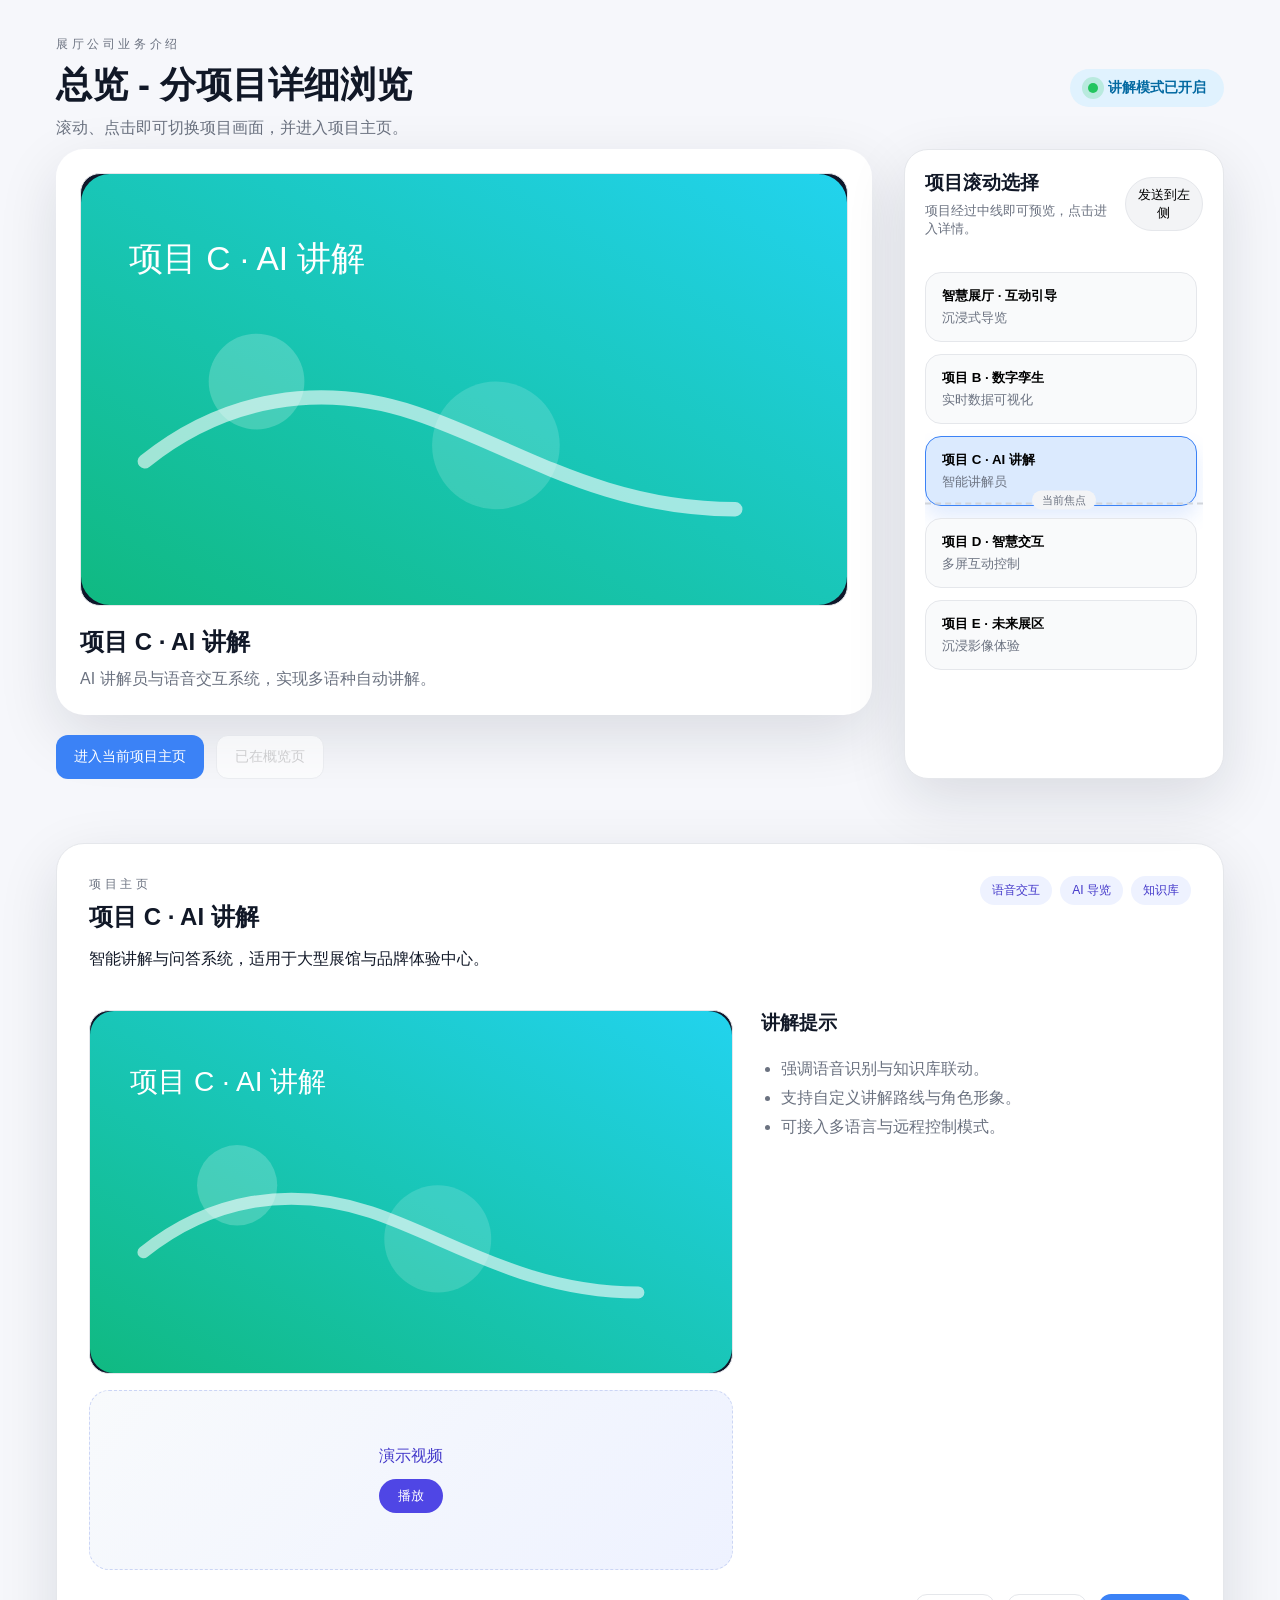
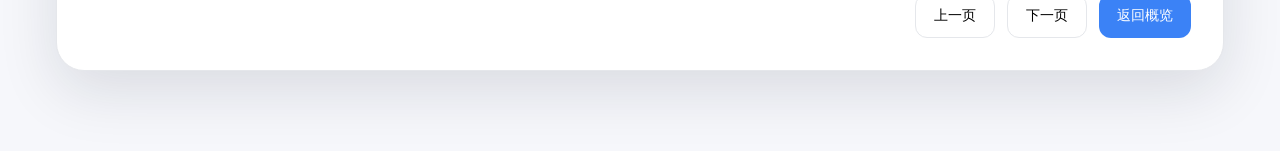
<file: applications/showroom_site/index.html>
<!DOCTYPE html>
<html lang="zh-CN">
<head>
  <meta charset="UTF-8" />
  <meta name="viewport" content="width=device-width, initial-scale=1.0" />
  <title>展厅公司业务 · 总览-分项目详细</title>
  <link rel="stylesheet" href="styles.css" />
</head>
<body class="panel-right">
  <header class="site-header">
    <div>
      <p class="eyebrow">展厅公司业务介绍</p>
      <h1>总览 - 分项目详细浏览</h1>
      <p class="subtitle">滚动、点击即可切换项目画面，并进入项目主页。</p>
    </div>
    <div class="status-pill">
      <span class="pulse"></span>
      讲解模式已开启
    </div>
  </header>

  <main>
    <section id="overview" class="overview">
      <div class="preview-panel">
        <div class="preview-card">
          <div class="preview-media">
            <img id="preview-image" src="assets/project-a.svg" alt="项目预览" />
          </div>
          <div class="preview-info">
            <h2 id="preview-title">智慧展厅 · 互动引导</h2>
            <p id="preview-desc">面向参观者的沉浸式互动入口，集中展示公司全线业务能力。</p>
          </div>
        </div>
        <div class="preview-actions">
          <button class="primary" id="jump-detail">进入当前项目主页</button>
          <button class="ghost" id="back-overview" disabled>已在概览页</button>
        </div>
      </div>

      <aside class="selector-panel">
        <div class="selector-header">
          <div>
            <h3>项目滚动选择</h3>
            <p>项目经过中线即可预览，点击进入详情。</p>
          </div>
          <button class="swap" id="toggle-panel" type="button">发送到左侧</button>
        </div>

        <div class="scroll-wrapper">
          <div class="center-marker">
            <span>当前焦点</span>
          </div>
          <div class="scroll-list" id="scroll-list" role="listbox" aria-label="项目选择列表">
            <button class="scroll-item active" data-index="0" data-id="project-a" type="button" role="option" aria-selected="true">
              <span class="name">智慧展厅 · 互动引导</span>
              <span class="meta">沉浸式导览</span>
            </button>
            <button class="scroll-item" data-index="1" data-id="project-b" type="button" role="option" aria-selected="false">
              <span class="name">项目 B · 数字孪生</span>
              <span class="meta">实时数据可视化</span>
            </button>
            <button class="scroll-item" data-index="2" data-id="project-c" type="button" role="option" aria-selected="false">
              <span class="name">项目 C · AI 讲解</span>
              <span class="meta">智能讲解员</span>
            </button>
            <button class="scroll-item" data-index="3" data-id="project-d" type="button" role="option" aria-selected="false">
              <span class="name">项目 D · 智慧交互</span>
              <span class="meta">多屏互动控制</span>
            </button>
            <button class="scroll-item" data-index="4" data-id="project-e" type="button" role="option" aria-selected="false">
              <span class="name">项目 E · 未来展区</span>
              <span class="meta">沉浸影像体验</span>
            </button>
          </div>
        </div>
      </aside>
    </section>

    <section id="project-detail" class="detail">
      <div class="detail-header">
        <div>
          <p class="eyebrow">项目主页</p>
          <h2 id="detail-title">智慧展厅 · 互动引导</h2>
          <p id="detail-desc">多媒体交互与讲解方案，适合大型展厅的开场总览区。</p>
        </div>
        <div class="detail-tags" id="detail-tags"></div>
      </div>

      <div class="detail-body">
        <div class="detail-media">
          <img id="detail-image" src="assets/project-a.svg" alt="项目主页图片" />
          <div class="detail-video">
            <div class="video-overlay">
              <span>演示视频</span>
              <button type="button">播放</button>
            </div>
          </div>
        </div>
        <div class="detail-notes">
          <h3>讲解提示</h3>
          <ul id="detail-points"></ul>
        </div>
      </div>

      <div class="detail-actions">
        <button class="ghost" id="prev-project">上一页</button>
        <button class="ghost" id="next-project">下一页</button>
        <button class="primary" id="return-overview">返回概览</button>
      </div>
    </section>
  </main>

  <script src="script.js"></script>
</body>
</html>
</file>
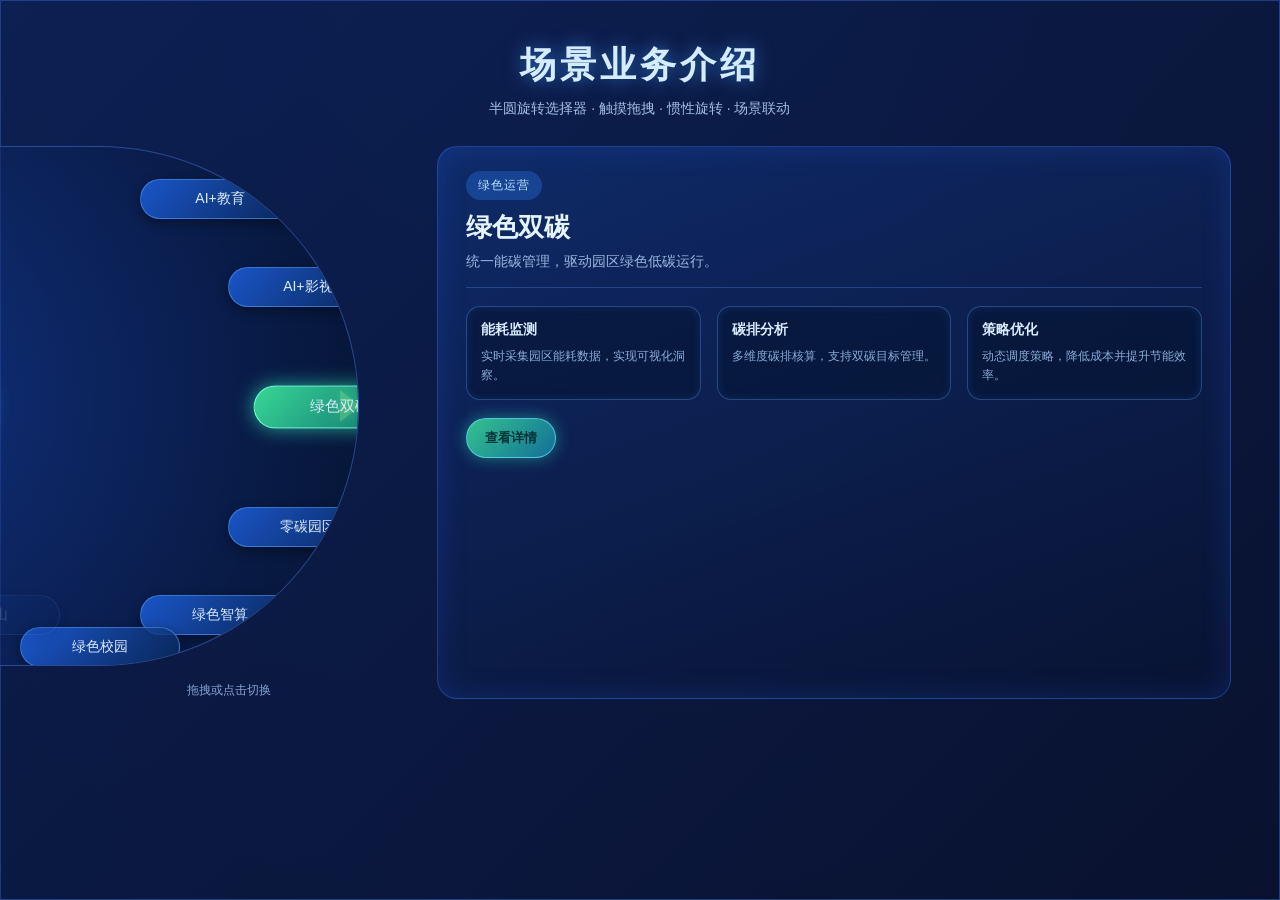
<file: assets/scene-selector/index.html>
<!DOCTYPE html>
<html lang="zh-CN">
<head>
  <meta charset="UTF-8" />
  <meta name="viewport" content="width=device-width, initial-scale=1.0" />
  <title>场景业务介绍 - 旋转选择器</title>
  <link rel="stylesheet" href="styles.css" />
</head>
<body>
  <div class="page">
    <header class="page-header">
      <h1>场景业务介绍</h1>
      <p>半圆旋转选择器 · 触摸拖拽 · 惯性旋转 · 场景联动</p>
    </header>

    <main class="scene-layout">
      <section class="selector-panel">
        <div class="selector-frame">
          <div class="selector-arrow"></div>
          <div class="selector-wheel" id="selectorWheel"></div>
          <div class="selector-center">
            <span>场景</span>
          </div>
        </div>
        <div class="selector-hint">
          <span>拖拽或点击切换</span>
        </div>
      </section>

      <section class="content-panel">
        <div class="content-header">
          <span class="content-tag" id="contentTag">解决方案</span>
          <h2 id="contentTitle">绿色双碳</h2>
          <p id="contentSubtitle">为园区提供一体化节能减排与运营优化方案。</p>
        </div>
        <div class="content-body" id="contentBody"></div>
        <button class="detail-button" id="detailButton">查看详情</button>
      </section>
    </main>
  </div>

  <div class="modal" id="detailModal" aria-hidden="true">
    <div class="modal-backdrop" data-close="true"></div>
    <div class="modal-card">
      <header>
        <h3 id="modalTitle">场景详情</h3>
        <button class="modal-close" data-close="true">×</button>
      </header>
      <div class="modal-body" id="modalBody"></div>
    </div>
  </div>

  <script src="script.js"></script>
</body>
</html>
</file>
<file: applications/showroom_site/styles.css>
:root {
  color-scheme: light;
  font-family: "Inter", "PingFang SC", "Microsoft YaHei", sans-serif;
  --bg: #f6f7fb;
  --card: #ffffff;
  --text: #111827;
  --muted: #6b7280;
  --accent: #3b82f6;
  --accent-dark: #1d4ed8;
  --border: #e5e7eb;
  --shadow: 0 20px 60px rgba(15, 23, 42, 0.12);
}

* {
  box-sizing: border-box;
}

body {
  margin: 0;
  background: var(--bg);
  color: var(--text);
}

main {
  padding: 0 56px 80px;
}

.site-header {
  display: flex;
  align-items: center;
  justify-content: space-between;
  padding: 36px 56px 10px;
  gap: 32px;
}

.eyebrow {
  text-transform: uppercase;
  letter-spacing: 0.3em;
  font-size: 12px;
  color: var(--muted);
  margin: 0 0 8px;
}

h1 {
  font-size: 36px;
  margin: 0 0 8px;
}

.subtitle {
  margin: 0;
  color: var(--muted);
}

.status-pill {
  display: inline-flex;
  align-items: center;
  gap: 10px;
  padding: 10px 18px;
  background: #e0f2fe;
  border-radius: 999px;
  font-size: 14px;
  color: #0369a1;
  font-weight: 600;
}

.pulse {
  width: 10px;
  height: 10px;
  border-radius: 999px;
  background: #22c55e;
  box-shadow: 0 0 0 6px rgba(34, 197, 94, 0.2);
  animation: pulse 2s infinite;
}

@keyframes pulse {
  0% {
    box-shadow: 0 0 0 0 rgba(34, 197, 94, 0.4);
  }
  70% {
    box-shadow: 0 0 0 12px rgba(34, 197, 94, 0);
  }
  100% {
    box-shadow: 0 0 0 0 rgba(34, 197, 94, 0);
  }
}

.overview {
  display: grid;
  grid-template-columns: 1fr 320px;
  gap: 32px;
  align-items: stretch;
  min-height: 560px;
}

body.panel-left .overview {
  grid-template-columns: 320px 1fr;
}

.preview-panel {
  display: flex;
  flex-direction: column;
  gap: 20px;
}

.preview-card {
  background: var(--card);
  border-radius: 28px;
  box-shadow: var(--shadow);
  padding: 24px;
  display: grid;
  gap: 20px;
}

.preview-media {
  border-radius: 20px;
  overflow: hidden;
  border: 1px solid var(--border);
  min-height: 320px;
  background: #0f172a;
  display: flex;
  align-items: center;
  justify-content: center;
}

.preview-media img {
  width: 100%;
  height: 100%;
  object-fit: cover;
}

.preview-info h2 {
  margin: 0 0 8px;
  font-size: 24px;
}

.preview-info p {
  margin: 0;
  color: var(--muted);
  line-height: 1.6;
}

.preview-actions {
  display: flex;
  gap: 12px;
}

.selector-panel {
  background: var(--card);
  border-radius: 24px;
  padding: 20px;
  border: 1px solid var(--border);
  box-shadow: var(--shadow);
  display: flex;
  flex-direction: column;
  gap: 16px;
  position: relative;
  transition: transform 0.4s ease;
}

body.panel-left .selector-panel {
  order: -1;
}

.selector-header {
  display: flex;
  align-items: center;
  justify-content: space-between;
  gap: 12px;
}

.selector-header h3 {
  margin: 0 0 6px;
}

.selector-header p {
  margin: 0;
  color: var(--muted);
  font-size: 13px;
}

.scroll-wrapper {
  position: relative;
  flex: 1;
  min-height: 420px;
}

.center-marker {
  position: absolute;
  left: 0;
  right: 0;
  top: 50%;
  transform: translateY(-50%);
  border-top: 2px dashed #d1d5db;
  display: flex;
  justify-content: center;
  pointer-events: none;
}

.center-marker span {
  background: #f3f4f6;
  padding: 2px 10px;
  border-radius: 999px;
  font-size: 11px;
  color: #6b7280;
  margin-top: -14px;
}

.scroll-list {
  max-height: 420px;
  overflow-y: auto;
  display: flex;
  flex-direction: column;
  gap: 12px;
  padding: 18px 6px 18px 0;
  scroll-snap-type: y mandatory;
}

.scroll-item {
  border: 1px solid var(--border);
  background: #f9fafb;
  padding: 14px 16px;
  border-radius: 16px;
  text-align: left;
  cursor: pointer;
  display: flex;
  flex-direction: column;
  gap: 4px;
  transition: 0.2s ease;
  scroll-snap-align: center;
}

.scroll-item:hover {
  border-color: var(--accent);
  background: #eff6ff;
}

.scroll-item.active {
  border-color: var(--accent);
  background: #dbeafe;
  box-shadow: 0 12px 20px rgba(59, 130, 246, 0.15);
}

.scroll-item .name {
  font-weight: 600;
}

.scroll-item .meta {
  font-size: 13px;
  color: var(--muted);
}

.swap {
  border: 1px solid var(--border);
  background: #f3f4f6;
  padding: 8px 12px;
  border-radius: 999px;
  font-size: 13px;
  cursor: pointer;
}

.detail {
  margin-top: 64px;
  background: var(--card);
  border-radius: 28px;
  padding: 32px;
  border: 1px solid var(--border);
  box-shadow: var(--shadow);
}

.detail-header {
  display: flex;
  justify-content: space-between;
  align-items: flex-start;
  gap: 24px;
  margin-bottom: 24px;
}

.detail-header h2 {
  margin: 8px 0 8px;
}

.detail-tags {
  display: flex;
  gap: 8px;
  flex-wrap: wrap;
}

.detail-tags span {
  background: #eef2ff;
  color: #4338ca;
  padding: 6px 12px;
  border-radius: 999px;
  font-size: 12px;
}

.detail-body {
  display: grid;
  grid-template-columns: 1.2fr 0.8fr;
  gap: 28px;
  align-items: start;
}

.detail-media {
  display: grid;
  gap: 16px;
}

.detail-media img {
  width: 100%;
  border-radius: 20px;
  border: 1px solid var(--border);
  background: #0f172a;
  min-height: 260px;
  object-fit: cover;
}

.detail-video {
  border-radius: 20px;
  border: 1px dashed #cbd5f5;
  min-height: 180px;
  background: linear-gradient(135deg, #f8fafc, #eef2ff);
  display: flex;
  align-items: center;
  justify-content: center;
}

.video-overlay {
  text-align: center;
  display: grid;
  gap: 12px;
  color: #4338ca;
}

.video-overlay button {
  border: none;
  background: #4f46e5;
  color: white;
  padding: 8px 16px;
  border-radius: 999px;
  cursor: pointer;
}

.detail-notes h3 {
  margin-top: 0;
}

.detail-notes ul {
  padding-left: 20px;
  margin: 0;
  color: var(--muted);
  line-height: 1.8;
}

.detail-actions {
  display: flex;
  justify-content: flex-end;
  gap: 12px;
  margin-top: 24px;
}

button.primary {
  border: none;
  background: var(--accent);
  color: white;
  padding: 12px 18px;
  border-radius: 12px;
  font-size: 14px;
  cursor: pointer;
}

button.primary:hover {
  background: var(--accent-dark);
}

button.ghost {
  border: 1px solid var(--border);
  background: white;
  padding: 12px 18px;
  border-radius: 12px;
  font-size: 14px;
  cursor: pointer;
}

button.ghost:disabled {
  opacity: 0.6;
  cursor: not-allowed;
}

@media (max-width: 1100px) {
  .overview {
    grid-template-columns: 1fr;
  }

  body.panel-left .overview {
    grid-template-columns: 1fr;
  }

  .selector-panel {
    order: 0;
  }

  .detail-body {
    grid-template-columns: 1fr;
  }
}

@media (max-width: 720px) {
  main {
    padding: 0 20px 60px;
  }

  .site-header {
    padding: 28px 20px 10px;
    flex-direction: column;
    align-items: flex-start;
  }

  .preview-actions {
    flex-direction: column;
  }
}
</file>
<file: assets/scene-selector/styles.css>
:root {
  color-scheme: dark;
  font-family: "Segoe UI", "PingFang SC", "Microsoft YaHei", sans-serif;
  background: radial-gradient(circle at top, #122258 0%, #07142d 55%, #050814 100%);
  color: #e6f4ff;
}

* {
  box-sizing: border-box;
  margin: 0;
  padding: 0;
}

body {
  min-height: 100vh;
  display: flex;
  align-items: center;
  justify-content: center;
  padding: 0;
}

.page {
  width: 100%;
  min-height: 100vh;
  background: linear-gradient(135deg, rgba(12, 33, 86, 0.9), rgba(10, 18, 48, 0.92));
  border: 1px solid rgba(60, 120, 255, 0.4);
  border-radius: 0;
  padding: 40px 48px 48px;
  box-shadow: 0 30px 80px rgba(3, 14, 45, 0.7);
}

.page-header {
  text-align: center;
  margin-bottom: 28px;
}

.page-header h1 {
  font-size: clamp(26px, 4vw, 36px);
  letter-spacing: 4px;
  color: #d5ebff;
  text-shadow: 0 0 18px rgba(64, 156, 255, 0.6);
}

.page-header p {
  margin-top: 10px;
  color: rgba(190, 220, 255, 0.85);
  font-size: 14px;
}

.scene-layout {
  display: grid;
  grid-template-columns: minmax(280px, 360px) 1fr;
  gap: 28px;
  align-items: stretch;
}

.selector-panel {
  position: relative;
  display: flex;
  flex-direction: column;
  align-items: center;
  justify-content: center;
}

.selector-frame {
  position: relative;
  width: 520px;
  height: 520px;
  margin-left: -260px;
  border-radius: 0 520px 520px 0;
  border: 1px solid rgba(86, 140, 255, 0.4);
  background: radial-gradient(circle at left, rgba(32, 98, 255, 0.3), rgba(5, 18, 45, 0.8));
  overflow: hidden;
}

.selector-wheel {
  position: absolute;
  inset: 0;
  transform-origin: left center;
  touch-action: none;
}

.selector-item {
  position: absolute;
  left: 260px;
  top: 50%;
  transform: translate(-50%, -50%);
  width: 160px;
  padding: 10px 14px;
  border-radius: 999px;
  border: 1px solid rgba(95, 170, 255, 0.5);
  background: linear-gradient(135deg, rgba(33, 110, 255, 0.7), rgba(10, 40, 90, 0.85));
  color: #dcecff;
  text-align: center;
  font-size: 14px;
  box-shadow: 0 4px 12px rgba(0, 0, 0, 0.4);
  cursor: pointer;
  transition: transform 0.2s ease, box-shadow 0.2s ease, background 0.2s ease;
  user-select: none;
}

.selector-item.active {
  background: linear-gradient(135deg, rgba(62, 236, 158, 0.9), rgba(10, 120, 120, 0.8));
  border-color: rgba(120, 255, 222, 0.9);
  box-shadow: 0 0 18px rgba(50, 255, 200, 0.6);
  transform: translate(-50%, -50%) scale(1.08);
}

.selector-arrow {
  position: absolute;
  left: 500px;
  top: 50%;
  width: 0;
  height: 0;
  border-top: 16px solid transparent;
  border-bottom: 16px solid transparent;
  border-left: 20px solid #ffd35a;
  filter: drop-shadow(0 0 6px rgba(255, 211, 90, 0.7));
  transform: translateY(-50%);
}

.selector-center {
  position: absolute;
  left: 60px;
  top: 50%;
  width: 92px;
  height: 92px;
  border-radius: 50%;
  background: radial-gradient(circle at top left, rgba(99, 208, 255, 0.8), rgba(14, 55, 130, 0.9));
  display: flex;
  align-items: center;
  justify-content: center;
  transform: translateY(-50%);
  font-weight: 600;
  letter-spacing: 2px;
  box-shadow: inset 0 0 16px rgba(255, 255, 255, 0.2), 0 0 20px rgba(70, 150, 255, 0.4);
}

.selector-hint {
  margin-top: 16px;
  font-size: 12px;
  color: rgba(160, 200, 255, 0.8);
}

.content-panel {
  position: relative;
  padding: 24px 28px;
  border-radius: 20px;
  border: 1px solid rgba(60, 120, 255, 0.4);
  background: linear-gradient(160deg, rgba(16, 45, 110, 0.85), rgba(9, 19, 50, 0.9));
  box-shadow: inset 0 0 30px rgba(40, 100, 255, 0.2);
  display: flex;
  flex-direction: column;
  gap: 18px;
}

.content-header {
  border-bottom: 1px solid rgba(80, 150, 255, 0.3);
  padding-bottom: 16px;
}

.content-tag {
  display: inline-flex;
  padding: 6px 12px;
  border-radius: 999px;
  background: rgba(45, 130, 255, 0.3);
  color: #bfe2ff;
  font-size: 12px;
  letter-spacing: 1px;
  text-transform: uppercase;
}

.content-header h2 {
  font-size: 26px;
  margin-top: 10px;
}

.content-header p {
  margin-top: 8px;
  color: rgba(190, 220, 255, 0.8);
  font-size: 14px;
}

.content-body {
  display: grid;
  grid-template-columns: repeat(auto-fit, minmax(160px, 1fr));
  gap: 16px;
}

.content-card {
  padding: 14px;
  border-radius: 14px;
  border: 1px solid rgba(90, 170, 255, 0.35);
  background: rgba(6, 20, 50, 0.6);
  box-shadow: inset 0 0 10px rgba(40, 120, 255, 0.15);
}

.content-card h4 {
  font-size: 14px;
  margin-bottom: 8px;
  color: #d6ecff;
}

.content-card p {
  font-size: 12px;
  color: rgba(170, 210, 255, 0.8);
  line-height: 1.6;
}

.detail-button {
  align-self: flex-start;
  padding: 10px 18px;
  border-radius: 999px;
  border: 1px solid rgba(100, 220, 255, 0.7);
  background: linear-gradient(135deg, rgba(62, 236, 158, 0.8), rgba(20, 120, 160, 0.9));
  color: #043237;
  font-weight: 600;
  cursor: pointer;
  box-shadow: 0 0 16px rgba(50, 255, 200, 0.4);
}

.detail-button:hover {
  filter: brightness(1.08);
}

.modal {
  position: fixed;
  inset: 0;
  display: none;
  align-items: center;
  justify-content: center;
  z-index: 20;
}

.modal.active {
  display: flex;
}

.modal-backdrop {
  position: absolute;
  inset: 0;
  background: rgba(2, 6, 20, 0.8);
}

.modal-card {
  position: relative;
  width: min(520px, 90vw);
  background: linear-gradient(150deg, rgba(18, 50, 120, 0.95), rgba(9, 18, 48, 0.95));
  border-radius: 16px;
  padding: 20px 24px 26px;
  border: 1px solid rgba(120, 200, 255, 0.4);
  box-shadow: 0 20px 40px rgba(5, 12, 36, 0.6);
  z-index: 1;
}

.modal-card header {
  display: flex;
  align-items: center;
  justify-content: space-between;
  margin-bottom: 16px;
}

.modal-card h3 {
  font-size: 20px;
}

.modal-close {
  border: none;
  background: transparent;
  font-size: 26px;
  color: #bfe2ff;
  cursor: pointer;
}

.modal-body {
  color: rgba(190, 220, 255, 0.85);
  line-height: 1.7;
  font-size: 14px;
}

@media (max-width: 960px) {
  .scene-layout {
    grid-template-columns: 1fr;
  }

  .selector-frame {
    width: 380px;
    height: 380px;
    margin-left: -200px;
  }

  .selector-item {
    width: 140px;
  }

  .selector-arrow {
    left: 360px;
  }
}
</file>
